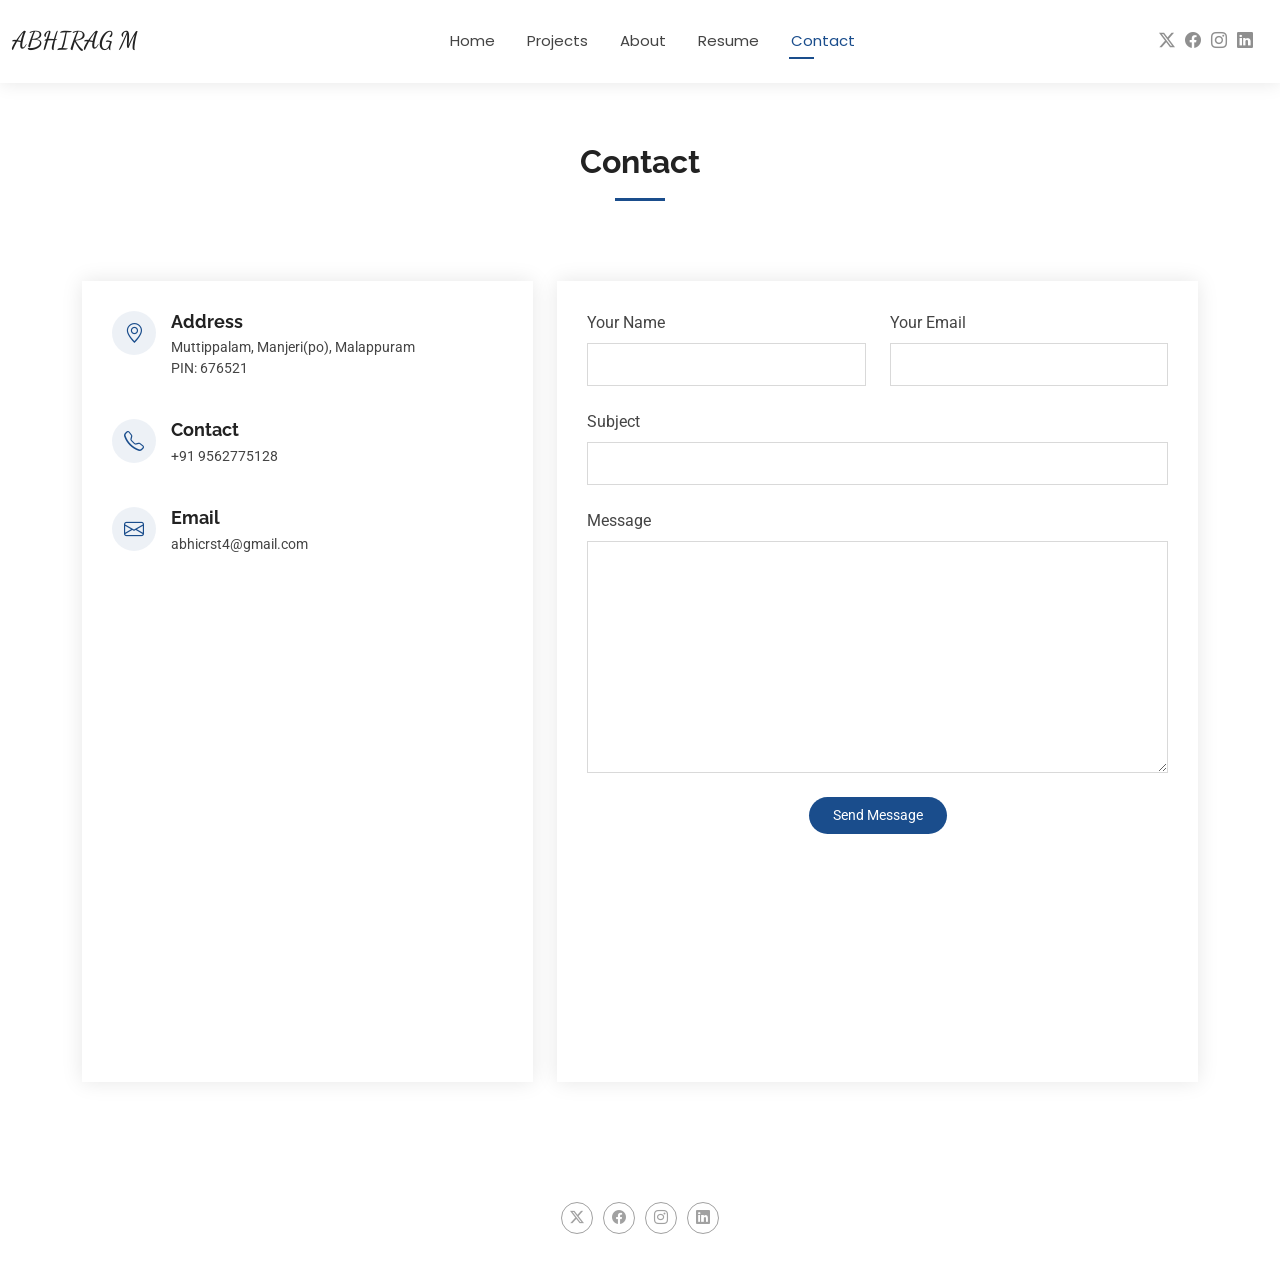
<file: contact.html>
<!DOCTYPE html>
<html lang="en">

<head>
  <meta charset="utf-8">
  <meta content="width=device-width, initial-scale=1.0" name="viewport">
  <title>portfolio-abhii</title>
  <meta name="description" content="">
  <meta name="keywords" content="">

  <!-- Favicons -->
  <link href="assets/img/favicon.png" rel="icon">
  <link href="assets/img/apple-touch-icon.png" rel="apple-touch-icon">

  <!-- Fonts -->
  <link href="https://fonts.googleapis.com" rel="preconnect">
  <link href="https://fonts.gstatic.com" rel="preconnect" crossorigin>
  <link href="https://fonts.googleapis.com/css2?family=Dancing+Script:wght@600&display=swap" rel="stylesheet">
  <link
    href="https://fonts.googleapis.com/css2?family=Roboto:ital,wght@0,100;0,300;0,400;0,500;0,700;0,900;1,100;1,300;1,400;1,500;1,700;1,900&family=Poppins:ital,wght@0,100;0,200;0,300;0,400;0,500;0,600;0,700;0,800;0,900;1,100;1,200;1,300;1,400;1,500;1,600;1,700;1,800;1,900&family=Raleway:ital,wght@0,100;0,200;0,300;0,400;0,500;0,600;0,700;0,800;0,900;1,100;1,200;1,300;1,400;1,500;1,600;1,700;1,800;1,900&display=swap"
    rel="stylesheet">

  <!-- Vendor CSS Files -->
  <link href="assets/vendor/bootstrap/css/bootstrap.min.css" rel="stylesheet">
  <link href="assets/vendor/bootstrap-icons/bootstrap-icons.css" rel="stylesheet">
  <link href="assets/vendor/aos/aos.css" rel="stylesheet">
  <link href="assets/vendor/swiper/swiper-bundle.min.css" rel="stylesheet">
  <link href="assets/vendor/glightbox/css/glightbox.min.css" rel="stylesheet">

  <!-- Main CSS File -->
  <link href="assets/css/main.css" rel="stylesheet">

</head>

<body class="contact-page">

  <header id="header" class="header d-flex align-items-center light-background sticky-top">
    <div class="container-fluid position-relative d-flex align-items-center justify-content-between">

      <a href="index.html" class="logo d-flex align-items-center me-auto me-xl-0"
        style="text-decoration: none; color: #000;">
        <h1 class="sitename"
          style="font-family: 'Dancing Script', cursive; font-weight: 600; font-size: 24px; margin: 0;">Abhirag M</h1>
      </a>

      <nav id="navmenu" class="navmenu">
        <ul>
          <li><a href="index.html">Home</a></li>
          <li><a href="projects.html">Projects</a></li>
          <li><a href="about.html">About</a></li>
          <li><a href="resume.html">Resume</a></li>
          <li><a href="contact.html" class="active">Contact</a></li>
        </ul>
        <i class="mobile-nav-toggle d-xl-none bi bi-list"></i>
      </nav>

      <div class="header-social-links">
        <a href="#" class="twitter"><i class="bi bi-twitter-x"></i></a>
        <a href="#" class="facebook"><i class="bi bi-facebook"></i></a>
        <a href="#" class="instagram"><i class="bi bi-instagram"></i></a>
        <a href="#" class="linkedin"><i class="bi bi-linkedin"></i></a>
      </div>

    </div>
  </header>

  <main class="main">

    <!-- Contact Section -->
    <section id="contact" class="contact section">

      <!-- Section Title -->
      <div class="container section-title" data-aos="fade-up">
        <h2>Contact</h2>
      </div><!-- End Section Title -->

      <div class="container" data-aos="fade-up" data-aos-delay="100">

        <div class="row gy-4">

          <div class="col-lg-5">

            <div class="info-wrap">
              <div class="info-item d-flex" data-aos="fade-up" data-aos-delay="200">
                <i class="bi bi-geo-alt flex-shrink-0"></i>
                <div>
                  <h3>Address</h3>
                  <p>Muttippalam, Manjeri(po), Malappuram <br>
                    PIN: 676521</p>
                </div>
              </div><!-- End Info Item -->

              <div class="info-item d-flex" data-aos="fade-up" data-aos-delay="300">
                <i class="bi bi-telephone flex-shrink-0"></i>
                <div>
                  <h3>Contact</h3>
                  <p>+91 9562775128</p>
                </div>
              </div><!-- End Info Item -->

              <div class="info-item d-flex" data-aos="fade-up" data-aos-delay="400">
                <i class="bi bi-envelope flex-shrink-0"></i>
                <div>
                  <h3>Email</h3>
                  <p>abhicrst4@gmail.com</p>
                </div>
              </div><!-- End Info Item -->

              <iframe
                src="https://www.google.com/maps/embed?pb=!1m18!1m12!1m3!1d7830.366054814764!2d76.11264108586504!3d11.099733034461638!2m3!1f0!2f0!3f0!3m2!1i1024!2i768!4f13.1!3m3!1m2!1s0x3ba635dafc1e9ad1%3A0x6a7822fe5f5eecd5!2sMuttipalam%20Upper%2C%20Manjeri%2C%20Kerala!5e0!3m2!1sen!2sin!4v1741160449019!5m2!1sen!2sin"
                width="600" height="450" style="border:0;" allowfullscreen="" loading="lazy"
                referrerpolicy="no-referrer-when-downgrade" frameborder="0"
                style="border:0; width: 100%; height: 270px;" allowfullscreen="" loading="lazy"
                referrerpolicy="no-referrer-when-downgrade"></iframe>
            </div>
          </div>

          <div class="col-lg-7">
            <form action="forms/contact.php" method="post" class="php-email-form" data-aos="fade-up"
              data-aos-delay="200">
              <div class="row gy-4">

                <div class="col-md-6">
                  <label for="name-field" class="pb-2">Your Name</label>
                  <input type="text" name="name" id="name-field" class="form-control" required="">
                </div>

                <div class="col-md-6">
                  <label for="email-field" class="pb-2">Your Email</label>
                  <input type="email" class="form-control" name="email" id="email-field" required="">
                </div>

                <div class="col-md-12">
                  <label for="subject-field" class="pb-2">Subject</label>
                  <input type="text" class="form-control" name="subject" id="subject-field" required="">
                </div>

                <div class="col-md-12">
                  <label for="message-field" class="pb-2">Message</label>
                  <textarea class="form-control" name="message" rows="10" id="message-field" required=""></textarea>
                </div>

                <div class="col-md-12 text-center">
                  <div class="loading">Loading</div>
                  <div class="error-message"></div>
                  <div class="sent-message">Your message has been sent. Thank you!</div>

                  <button type="submit">Send Message</button>
                </div>

              </div>
            </form>
          </div><!-- End Contact Form -->

        </div>

      </div>

    </section><!-- /Contact Section -->

  </main>
  <footer id="footer" class="footer light-background">

    <div class="container">
      <div class="social-links d-flex justify-content-center">
        <a href=""><i class="bi bi-twitter-x"></i></a>
        <a href=""><i class="bi bi-facebook"></i></a>
        <a href=""><i class="bi bi-instagram"></i></a>
        <a href=""><i class="bi bi-linkedin"></i></a>
      </div>
    </div>
  </footer>

  <!-- Scroll Top -->
  <a href="#" id="scroll-top" class="scroll-top d-flex align-items-center justify-content-center"><i
      class="bi bi-arrow-up-short"></i></a>

  <!-- Preloader -->
  <div id="preloader"></div>

  <!-- Vendor JS Files -->
  <script src="assets/vendor/bootstrap/js/bootstrap.bundle.min.js"></script>
  <script src="assets/vendor/php-email-form/validate.js"></script>
  <script src="assets/vendor/aos/aos.js"></script>
  <script src="assets/vendor/waypoints/noframework.waypoints.js"></script>
  <script src="assets/vendor/purecounter/purecounter_vanilla.js"></script>
  <script src="assets/vendor/swiper/swiper-bundle.min.js"></script>
  <script src="assets/vendor/glightbox/js/glightbox.min.js"></script>
  <script src="assets/vendor/imagesloaded/imagesloaded.pkgd.min.js"></script>
  <script src="assets/vendor/isotope-layout/isotope.pkgd.min.js"></script>

  <!-- Main JS File -->
  <script src="assets/js/main.js"></script>

</body>

</html>
</file>
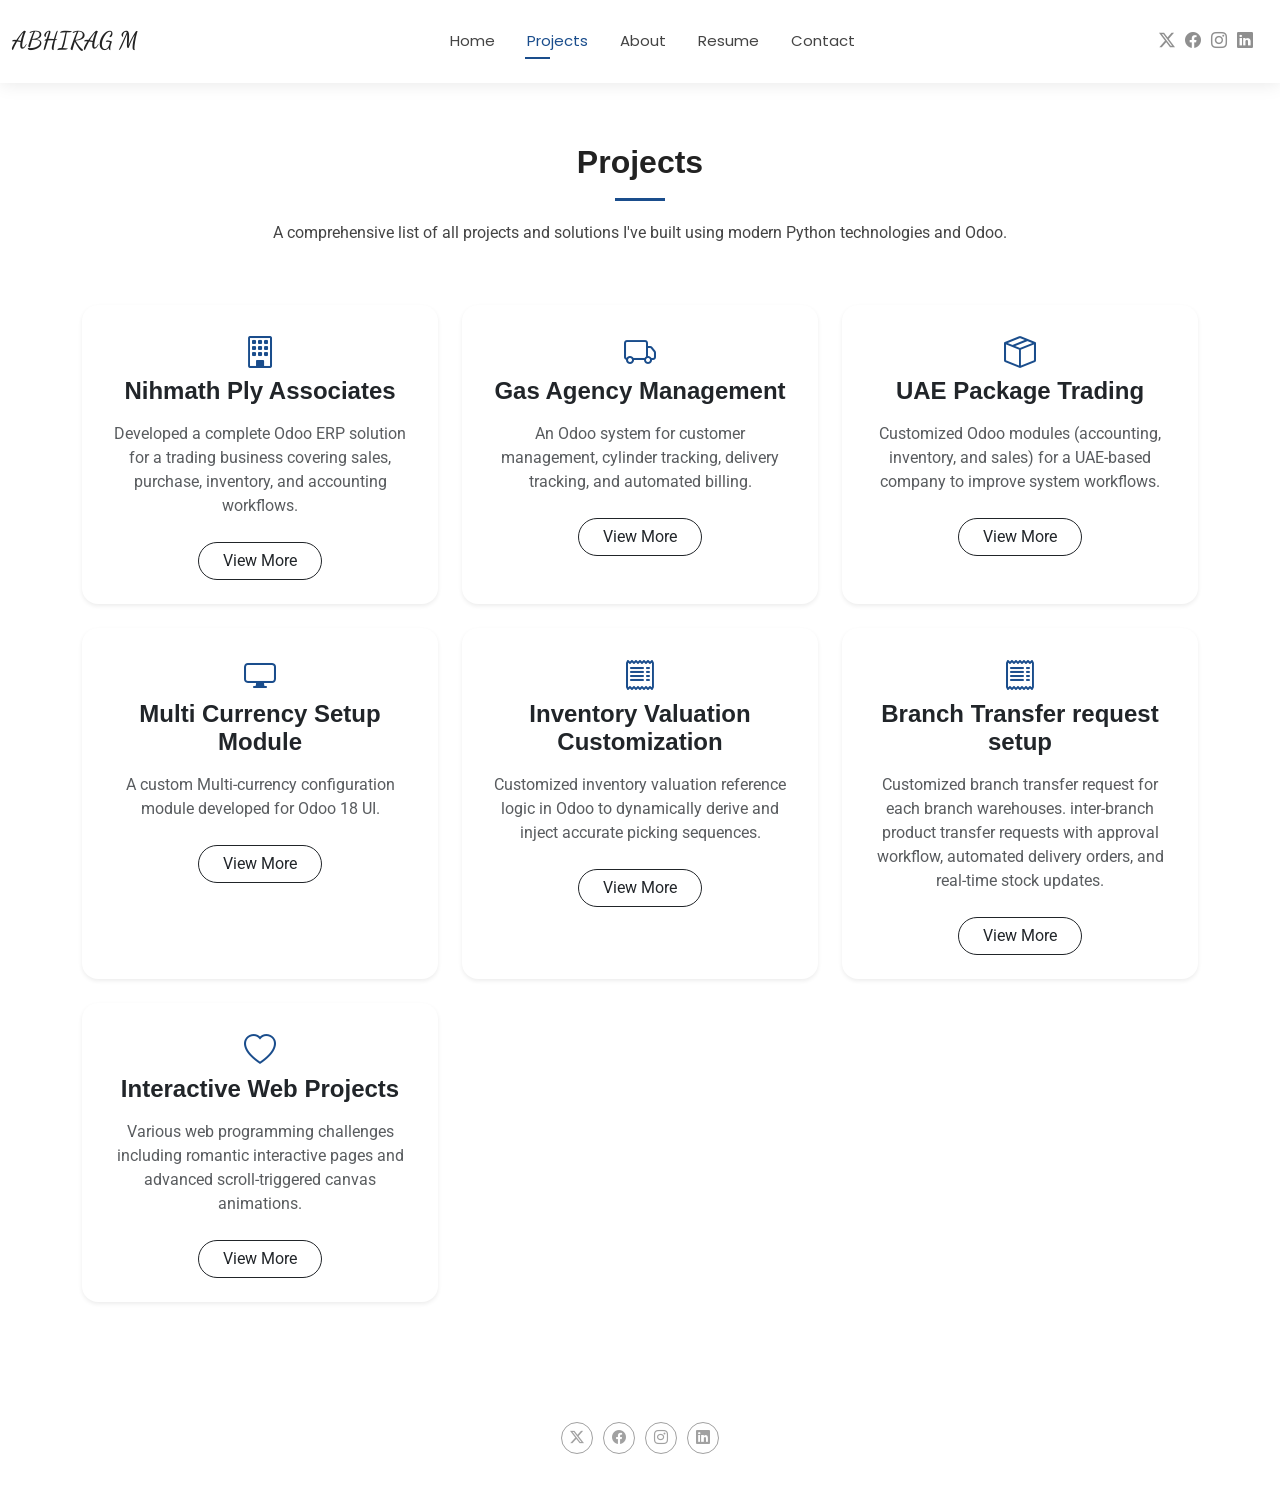
<file: projects.html>
<!DOCTYPE html>
<html lang="en">

<head>
    <meta charset="utf-8">
    <meta content="width=device-width, initial-scale=1.0" name="viewport">
    <title>Projects - Abhirag M</title>
    <meta name="description" content="">
    <meta name="keywords" content="">

    <!-- Favicons -->
    <link href="assets/img/favicon.png" rel="icon">
    <link href="assets/img/apple-touch-icon.png" rel="apple-touch-icon">

    <!-- Fonts -->
    <link href="https://fonts.googleapis.com" rel="preconnect">
    <link href="https://fonts.gstatic.com" rel="preconnect" crossorigin>
    <link href="https://fonts.googleapis.com/css2?family=Dancing+Script:wght@600&display=swap" rel="stylesheet">
    <link
        href="https://fonts.googleapis.com/css2?family=Roboto:ital,wght@0,100;0,300;0,400;0,500;0,700;0,900;1,100;1,300;1,400;1,500;1,700;1,900&family=Poppins:ital,wght@0,100;0,200;0,300;0,400;0,500;0,600;0,700;0,800;0,900;1,100;1,200;1,300;1,400;1,500;1,600;1,700;1,800;1,900&display=swap"
        rel="stylesheet">

    <!-- Vendor CSS Files -->
    <link href="assets/vendor/bootstrap/css/bootstrap.min.css" rel="stylesheet">
    <link href="assets/vendor/bootstrap-icons/bootstrap-icons.css" rel="stylesheet">
    <link href="assets/vendor/aos/aos.css" rel="stylesheet">
    <link href="assets/vendor/swiper/swiper-bundle.min.css" rel="stylesheet">
    <link href="assets/vendor/glightbox/css/glightbox.min.css" rel="stylesheet">

    <!-- Main CSS File -->
    <link href="assets/css/main.css" rel="stylesheet">

</head>

<body class="projects-page">

    <header id="header" class="header d-flex align-items-center light-background sticky-top">
        <div class="container-fluid position-relative d-flex align-items-center justify-content-between">

            <a href="index.html" class="logo d-flex align-items-center me-auto me-xl-0"
                style="text-decoration: none; color: #000;">
                <h1 class="sitename"
                    style="font-family: 'Dancing Script', cursive; font-weight: 600; font-size: 24px; margin: 0;">
                    Abhirag
                    M</h1>
            </a>

            <nav id="navmenu" class="navmenu">
                <ul>
                    <li><a href="index.html">Home</a></li>
                    <li><a href="projects.html" class="active">Projects</a></li>
                    <li><a href="about.html">About</a></li>
                    <li><a href="resume.html">Resume</a></li>
                    <li><a href="contact.html">Contact</a></li>
                </ul>
                <i class="mobile-nav-toggle d-xl-none bi bi-list"></i>
            </nav>

            <div class="header-social-links">
                <a href="#" class="twitter"><i class="bi bi-twitter-x"></i></a>
                <a href="#" class="facebook"><i class="bi bi-facebook"></i></a>
                <a href="#" class="instagram"><i class="bi bi-instagram"></i></a>
                <a href="#" class="linkedin"><i class="bi bi-linkedin"></i></a>
            </div>

        </div>
    </header>

    <main class="main">

        <!-- Projects Section -->
        <section id="projects" class="projects section">
            <div class="container section-title" data-aos="fade-up">
                <h2>Projects</h2>
                <p>A comprehensive list of all projects and solutions I've built using modern Python technologies and
                    Odoo.</p>
            </div>

            <div class="container" data-aos="fade-up" data-aos-delay="100">
                <div class="row gy-4">
                    <!-- Project Item 1 -->
                    <div class="col-lg-4 col-md-6" data-aos="fade-up" data-aos-delay="200">
                        <div class="card shadow-sm border-0 h-100 rounded-4">
                            <div class="card-body p-4 text-center">
                                <i class="bi bi-building text-accent mb-3" style="font-size: 2rem;"></i>
                                <h4 class="card-title fw-bold mb-3">Nihmath Ply Associates</h4>
                                <p class="card-text text-muted mb-4">Developed a complete Odoo ERP solution for a
                                    trading business covering sales, purchase, inventory, and accounting workflows.</p>
                                <a href="#" class="btn btn-outline-dark rounded-pill px-4">View More</a>
                            </div>
                        </div>
                    </div>
                    <!-- End Project Item 1 -->

                    <!-- Project Item 2 -->
                    <div class="col-lg-4 col-md-6" data-aos="fade-up" data-aos-delay="300">
                        <div class="card shadow-sm border-0 h-100 rounded-4">
                            <div class="card-body p-4 text-center">
                                <i class="bi bi-truck text-accent mb-3" style="font-size: 2rem;"></i>
                                <h4 class="card-title fw-bold mb-3">Gas Agency Management</h4>
                                <p class="card-text text-muted mb-4">An Odoo system for customer management, cylinder
                                    tracking, delivery tracking, and automated billing.</p>
                                <a href="#" class="btn btn-outline-dark rounded-pill px-4">View More</a>
                            </div>
                        </div>
                    </div>
                    <!-- End Project Item 2 -->

                    <!-- Project Item 3 -->
                    <div class="col-lg-4 col-md-6" data-aos="fade-up" data-aos-delay="400">
                        <div class="card shadow-sm border-0 h-100 rounded-4">
                            <div class="card-body p-4 text-center">
                                <i class="bi bi-box-seam text-accent mb-3" style="font-size: 2rem;"></i>
                                <h4 class="card-title fw-bold mb-3">UAE Package Trading</h4>
                                <p class="card-text text-muted mb-4">Customized Odoo modules (accounting, inventory, and
                                    sales) for a UAE-based company to improve system workflows.</p>
                                <a href="#" class="btn btn-outline-dark rounded-pill px-4">View More</a>
                            </div>
                        </div>
                    </div>
                    <!-- End Project Item 3 -->

                    <!-- Project Item 4 -->
                    <div class="col-lg-4 col-md-6" data-aos="fade-up" data-aos-delay="500">
                        <div class="card shadow-sm border-0 h-100 rounded-4">
                            <div class="card-body p-4 text-center">
                                <i class="bi bi-display text-accent mb-3" style="font-size: 2rem;"></i>
                                <h4 class="card-title fw-bold mb-3">Multi Currency Setup Module</h4>
                                <p class="card-text text-muted mb-4">A custom Multi-currency configuration module
                                    developed for Odoo 18 UI.</p>
                                <a href="https://github.com/abhirag-m/auto_currency_rate"
                                    class="btn btn-outline-dark rounded-pill px-4">View More</a>
                            </div>
                        </div>
                    </div>
                    <!-- End Project Item 4 -->

                    <!-- Project Item 5 -->
                    <div class="col-lg-4 col-md-6" data-aos="fade-up" data-aos-delay="600">
                        <div class="card shadow-sm border-0 h-100 rounded-4">
                            <div class="card-body p-4 text-center">
                                <i class="bi bi-receipt text-accent mb-3" style="font-size: 2rem;"></i>
                                <h4 class="card-title fw-bold mb-3">Inventory Valuation Customization</h4>
                                <p class="card-text text-muted mb-4">Customized inventory valuation reference logic in
                                    Odoo to dynamically derive and inject accurate picking sequences.</p>
                                <a href="https://github.com/abhirag-m/stock-transfer-valuation"
                                    class="btn btn-outline-dark rounded-pill px-4">View More</a>
                            </div>
                        </div>
                    </div>
                    <!-- End Project Item 5 -->

                    <!-- Project Item 6 -->
                    <div class="col-lg-4 col-md-6" data-aos="fade-up" data-aos-delay="600">
                        <div class="card shadow-sm border-0 h-100 rounded-4">
                            <div class="card-body p-4 text-center">
                                <i class="bi bi-receipt text-accent mb-3" style="font-size: 2rem;"></i>
                                <h4 class="card-title fw-bold mb-3">Branch Transfer request setup</h4>
                                <p class="card-text text-muted mb-4">Customized branch transfer request for each branch
                                    warehouses. inter-branch product transfer requests with approval workflow, automated
                                    delivery orders, and real-time stock updates.</p>
                                <a href="https://github.com/abhirag-m/branch-transfer-request"
                                    class="btn btn-outline-dark rounded-pill px-4">View More</a>
                            </div>
                        </div>
                    </div>
                    <!-- End Project Item 6 -->

                    <!-- Project Item 7 -->
                    <div class="col-lg-4 col-md-6" data-aos="fade-up" data-aos-delay="700">
                        <div class="card shadow-sm border-0 h-100 rounded-4">
                            <div class="card-body p-4 text-center">
                                <i class="bi bi-heart text-accent mb-3" style="font-size: 2rem;"></i>
                                <h4 class="card-title fw-bold mb-3">Interactive Web Projects</h4>
                                <p class="card-text text-muted mb-4">Various web programming challenges including
                                    romantic interactive pages and advanced scroll-triggered canvas animations.</p>
                                <a href="#" class="btn btn-outline-dark rounded-pill px-4">View More</a>
                            </div>
                        </div>
                    </div>
                    <!-- End Project Item 7 -->
                </div>
            </div>
        </section>

    </main>

    <footer id="footer" class="footer light-background">
        <div class="container">
            <div class="social-links d-flex justify-content-center">
                <a href="#" class="twitter"><i class="bi bi-twitter-x"></i></a>
                <a href="#" class="facebook"><i class="bi bi-facebook"></i></a>
                <a href="#" class="instagram"><i class="bi bi-instagram"></i></a>
                <a href="#" class="linkedin"><i class="bi bi-linkedin"></i></a>
            </div>
        </div>
    </footer>

    <!-- Scroll Top -->
    <a href="#" id="scroll-top" class="scroll-top d-flex align-items-center justify-content-center"><i
            class="bi bi-arrow-up-short"></i></a>

    <!-- Preloader -->
    <div id="preloader"></div>

    <!-- Vendor JS Files -->
    <script src="assets/vendor/bootstrap/js/bootstrap.bundle.min.js"></script>
    <script src="assets/vendor/php-email-form/validate.js"></script>
    <script src="assets/vendor/aos/aos.js"></script>
    <script src="assets/vendor/waypoints/noframework.waypoints.js"></script>
    <script src="assets/vendor/purecounter/purecounter_vanilla.js"></script>
    <script src="assets/vendor/swiper/swiper-bundle.min.js"></script>
    <script src="assets/vendor/glightbox/js/glightbox.min.js"></script>
    <script src="assets/vendor/imagesloaded/imagesloaded.pkgd.min.js"></script>
    <script src="assets/vendor/isotope-layout/isotope.pkgd.min.js"></script>

    <!-- Main JS File -->
    <script src="assets/js/main.js"></script>

</body>

</html>
</file>
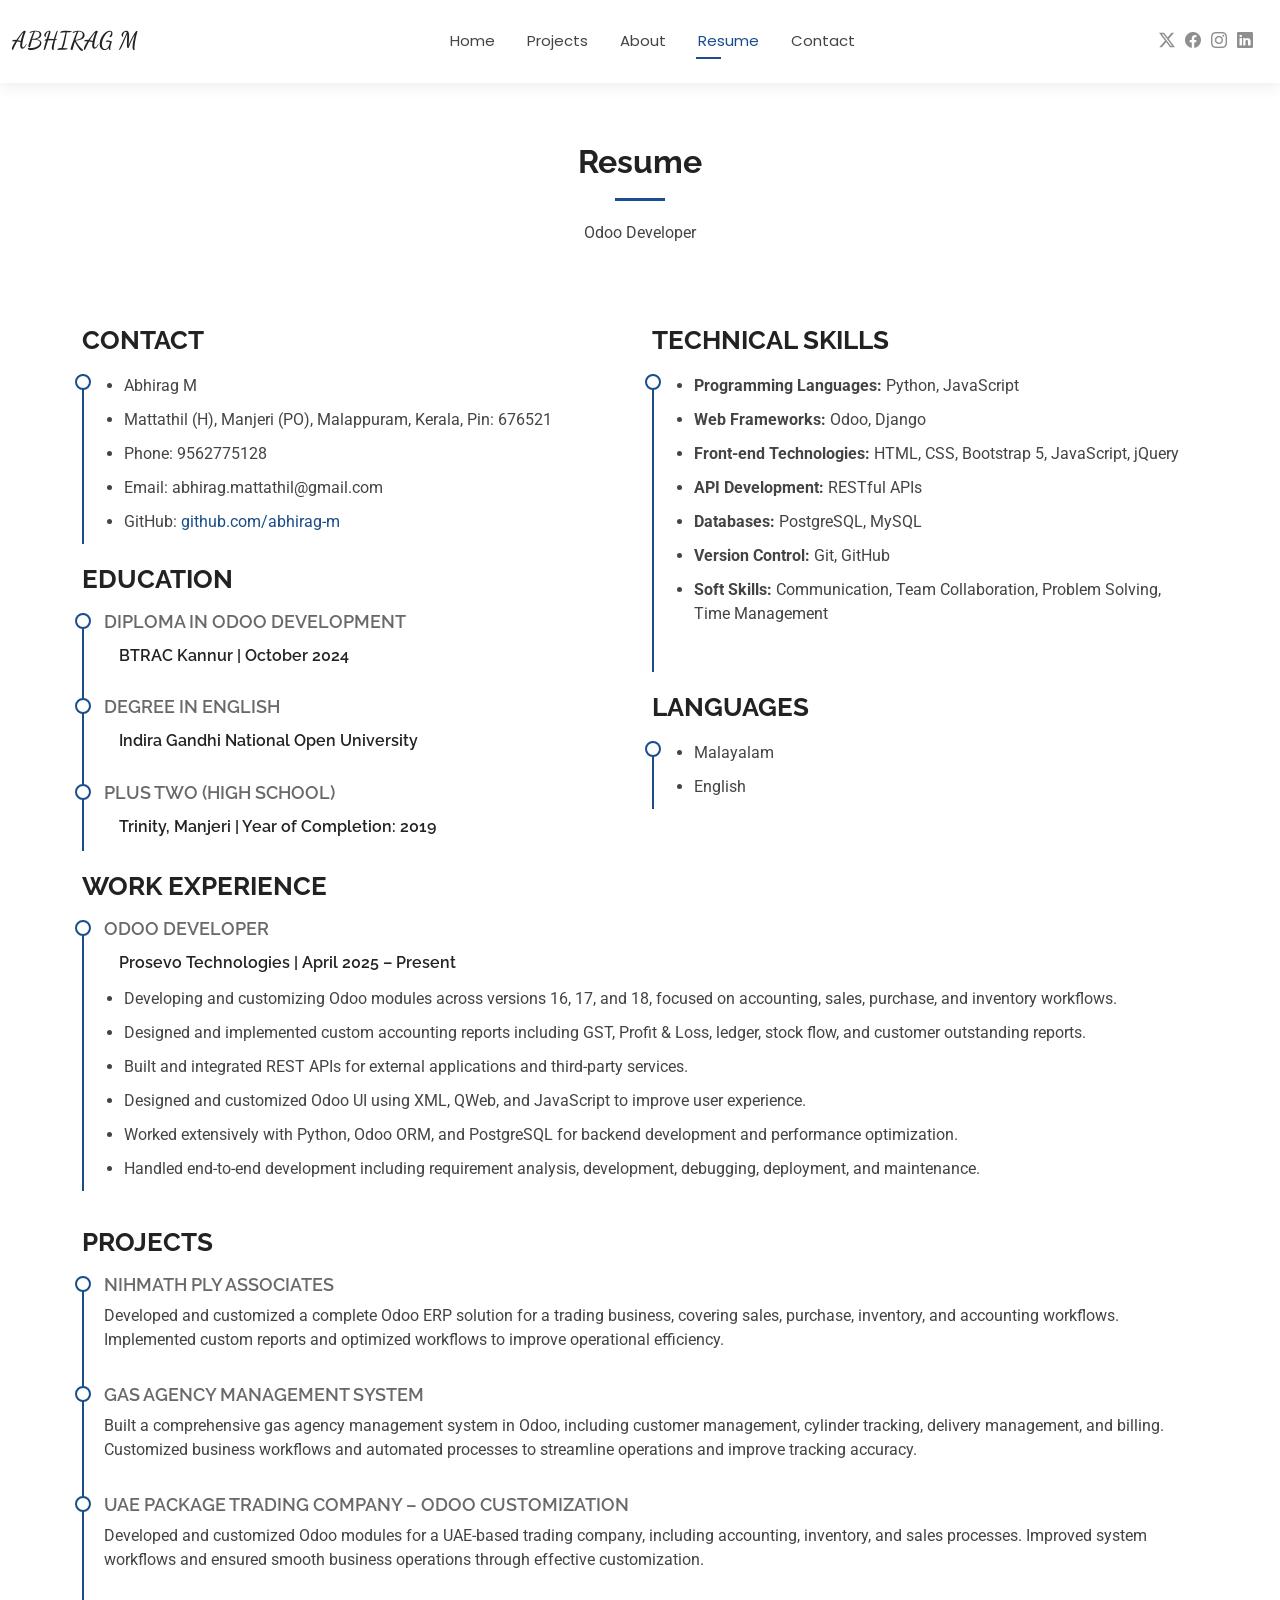
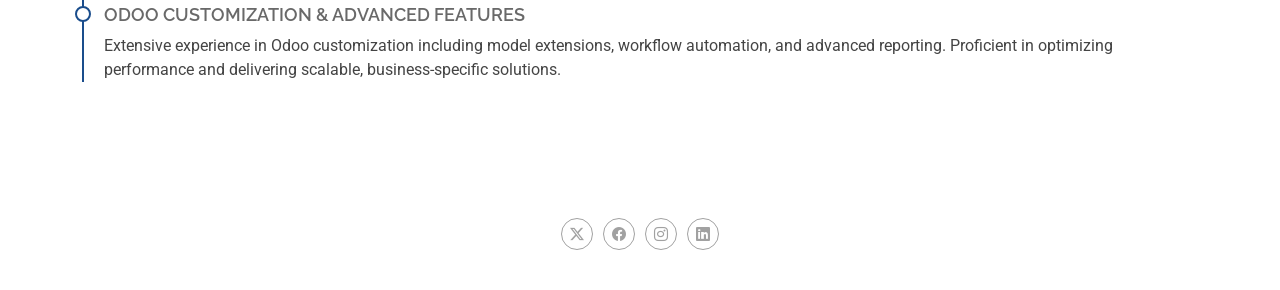
<file: resume.html>
<!DOCTYPE html>
<html lang="en">

<head>
  <meta charset="utf-8">
  <meta content="width=device-width, initial-scale=1.0" name="viewport">
  <title>Portfolio-abhii</title>
  <meta name="description" content="">
  <meta name="keywords" content="">

  <!-- Favicons -->
  <link href="assets/img/favicon.png" rel="icon">
  <link href="assets/img/apple-touch-icon.png" rel="apple-touch-icon">

  <!-- Fonts -->
  <link href="https://fonts.googleapis.com" rel="preconnect">
  <link href="https://fonts.gstatic.com" rel="preconnect" crossorigin>
  <link href="https://fonts.googleapis.com/css2?family=Dancing+Script:wght@600&display=swap" rel="stylesheet">
  <link
    href="https://fonts.googleapis.com/css2?family=Roboto:ital,wght@0,100;0,300;0,400;0,500;0,700;0,900;1,100;1,300;1,400;1,500;1,700;1,900&family=Poppins:ital,wght@0,100;0,200;0,300;0,400;0,500;0,600;0,700;0,800;0,900;1,100;1,200;1,300;1,400;1,500;1,600;1,700;1,800;1,900&family=Raleway:ital,wght@0,100;0,200;0,300;0,400;0,500;0,600;0,700;0,800;0,900;1,100;1,200;1,300;1,400;1,500;1,600;1,700;1,800;1,900&display=swap"
    rel="stylesheet">

  <!-- Vendor CSS Files -->
  <link href="assets/vendor/bootstrap/css/bootstrap.min.css" rel="stylesheet">
  <link href="assets/vendor/bootstrap-icons/bootstrap-icons.css" rel="stylesheet">
  <link href="assets/vendor/aos/aos.css" rel="stylesheet">
  <link href="assets/vendor/swiper/swiper-bundle.min.css" rel="stylesheet">
  <link href="assets/vendor/glightbox/css/glightbox.min.css" rel="stylesheet">

  <!-- Main CSS File -->
  <link href="assets/css/main.css" rel="stylesheet">

</head>

<body class="resume-page">

  <header id="header" class="header d-flex align-items-center light-background sticky-top">
    <div class="container-fluid position-relative d-flex align-items-center justify-content-between">

      <a href="index.html" class="logo d-flex align-items-center me-auto me-xl-0"
        style="text-decoration: none; color: #000;">
        <h1 class="sitename"
          style="font-family: 'Dancing Script', cursive; font-weight: 600; font-size: 24px; margin: 0;">Abhirag M</h1>
      </a>

      <nav id="navmenu" class="navmenu">
        <ul>
          <li><a href="index.html">Home</a></li>
          <li><a href="projects.html">Projects</a></li>
          <li><a href="about.html">About</a></li>
          <li><a href="resume.html" class="active">Resume</a></li>
          <li><a href="contact.html">Contact</a></li>
        </ul>
        <i class="mobile-nav-toggle d-xl-none bi bi-list"></i>
      </nav>

      <div class="header-social-links">
        <a href="#" class="twitter"><i class="bi bi-twitter-x"></i></a>
        <a href="#" class="facebook"><i class="bi bi-facebook"></i></a>
        <a href="#" class="instagram"><i class="bi bi-instagram"></i></a>
        <a href="#" class="linkedin"><i class="bi bi-linkedin"></i></a>
      </div>

    </div>
  </header>

  <main class="main">

    <section id="resume" class="resume section">
      <!-- Section Title -->
      <div class="container section-title" data-aos="fade-up">
        <h2>Resume</h2>
        <p>Odoo Developer</p>
      </div><!-- End Section Title -->

      <div class="container">
        <div class="row">
          <div class="col-lg-6" data-aos="fade-up" data-aos-delay="100">
            <h3 class="resume-title">CONTACT</h3>
            <div class="resume-item pb-0">
              <ul>
                <li>Abhirag M</li>
                <li>Mattathil (H), Manjeri (PO), Malappuram, Kerala, Pin: 676521</li>
                <li>Phone: 9562775128</li>
                <li>Email: abhirag.mattathil@gmail.com</li>
                <li>GitHub: <a href="https://github.com/abhirag-m/">github.com/abhirag-m</a></li>
              </ul>
            </div><!-- End Resume Item -->

            <h3 class="resume-title">EDUCATION</h3>
            <div class="resume-item">
              <h4>Diploma in Odoo Development</h4>
              <h5>BTRAC Kannur | October 2024</h5>
            </div>
            <div class="resume-item">
              <h4>Degree in English</h4>
              <h5>Indira Gandhi National Open University</h5>
            </div>
            <div class="resume-item">
              <h4>Plus Two (High School)</h4>
              <h5>Trinity, Manjeri | Year of Completion: 2019</h5>
            </div>
          </div>

          <div class="col-lg-6" data-aos="fade-up" data-aos-delay="200">
            <h3 class="resume-title">TECHNICAL SKILLS</h3>
            <div class="resume-item">
              <ul>
                <li><strong>Programming Languages:</strong> Python, JavaScript</li>
                <li><strong>Web Frameworks:</strong> Odoo, Django</li>
                <li><strong>Front-end Technologies:</strong> HTML, CSS, Bootstrap 5, JavaScript, jQuery</li>
                <li><strong>API Development:</strong> RESTful APIs</li>
                <li><strong>Databases:</strong> PostgreSQL, MySQL</li>
                <li><strong>Version Control:</strong> Git, GitHub</li>
                <li><strong>Soft Skills:</strong> Communication, Team Collaboration, Problem Solving, Time Management
                </li>
              </ul>
            </div>

            <h3 class="resume-title">LANGUAGES</h3>
            <div class="resume-item">
              <ul>
                <li>Malayalam</li>
                <li>English</li>
              </ul>
            </div>
          </div>
        </div>

        <div class="row">
          <div class="col-lg-12" data-aos="fade-up" data-aos-delay="300">
            <h3 class="resume-title">WORK EXPERIENCE</h3>
            <div class="resume-item">
              <h4>Odoo Developer</h4>
              <h5>Prosevo Technologies | April 2025 – Present</h5>
              <ul>
                <li>Developing and customizing Odoo modules across versions 16, 17, and 18, focused on accounting,
                  sales, purchase, and inventory workflows.</li>
                <li>Designed and implemented custom accounting reports including GST, Profit & Loss, ledger, stock flow,
                  and customer outstanding reports.</li>
                <li>Built and integrated REST APIs for external applications and third-party services.</li>
                <li>Designed and customized Odoo UI using XML, QWeb, and JavaScript to improve user experience.</li>
                <li>Worked extensively with Python, Odoo ORM, and PostgreSQL for backend development and performance
                  optimization.</li>
                <li>Handled end-to-end development including requirement analysis, development, debugging, deployment,
                  and maintenance.</li>
              </ul>
            </div>
          </div>
        </div>

        <div class="row">
          <div class="col-lg-12" data-aos="fade-up" data-aos-delay="400">
            <h3 class="resume-title">PROJECTS</h3>
            <div class="resume-item">
              <h4>Nihmath Ply Associates</h4>
              <p>Developed and customized a complete Odoo ERP solution for a trading business, covering sales, purchase,
                inventory, and accounting workflows. Implemented custom reports and optimized workflows to improve
                operational efficiency.</p>
            </div>

            <div class="resume-item">
              <h4>Gas Agency Management System</h4>
              <p>Built a comprehensive gas agency management system in Odoo, including customer management, cylinder
                tracking, delivery management, and billing. Customized business workflows and automated processes to
                streamline operations and improve tracking accuracy.</p>
            </div>

            <div class="resume-item">
              <h4>UAE Package Trading Company – Odoo Customization</h4>
              <p>Developed and customized Odoo modules for a UAE-based trading company, including accounting, inventory,
                and sales processes. Improved system workflows and ensured smooth business operations through effective
                customization.</p>
            </div>

            <div class="resume-item">
              <h4>Odoo Customization & Advanced Features</h4>
              <p>Extensive experience in Odoo customization including model extensions, workflow automation, and
                advanced reporting. Proficient in optimizing performance and delivering scalable, business-specific
                solutions.</p>
            </div>
          </div>
        </div>
      </div>
    </section><!-- /Resume Section -->


  </main>

  <footer id="footer" class="footer light-background">

    <div class="container">
      <div class="social-links d-flex justify-content-center">
        <a href="#" class="twitter"><i class="bi bi-twitter-x"></i></a>
        <a href="#" class="facebook"><i class="bi bi-facebook"></i></a>
        <a href="#" class="instagram"><i class="bi bi-instagram"></i></a>
        <a href="#" class="linkedin"><i class="bi bi-linkedin"></i></a>
      </div>
    </div>

  </footer>

  <!-- Scroll Top -->
  <a href="#" id="scroll-top" class="scroll-top d-flex align-items-center justify-content-center"><i
      class="bi bi-arrow-up-short"></i></a>

  <!-- Preloader -->
  <div id="preloader"></div>

  <!-- Vendor JS Files -->
  <script src="assets/vendor/bootstrap/js/bootstrap.bundle.min.js"></script>
  <script src="assets/vendor/php-email-form/validate.js"></script>
  <script src="assets/vendor/aos/aos.js"></script>
  <script src="assets/vendor/waypoints/noframework.waypoints.js"></script>
  <script src="assets/vendor/purecounter/purecounter_vanilla.js"></script>
  <script src="assets/vendor/swiper/swiper-bundle.min.js"></script>
  <script src="assets/vendor/glightbox/js/glightbox.min.js"></script>
  <script src="assets/vendor/imagesloaded/imagesloaded.pkgd.min.js"></script>
  <script src="assets/vendor/isotope-layout/isotope.pkgd.min.js"></script>

  <!-- Main JS File -->
  <script src="assets/js/main.js"></script>

</body>

</html>
</file>
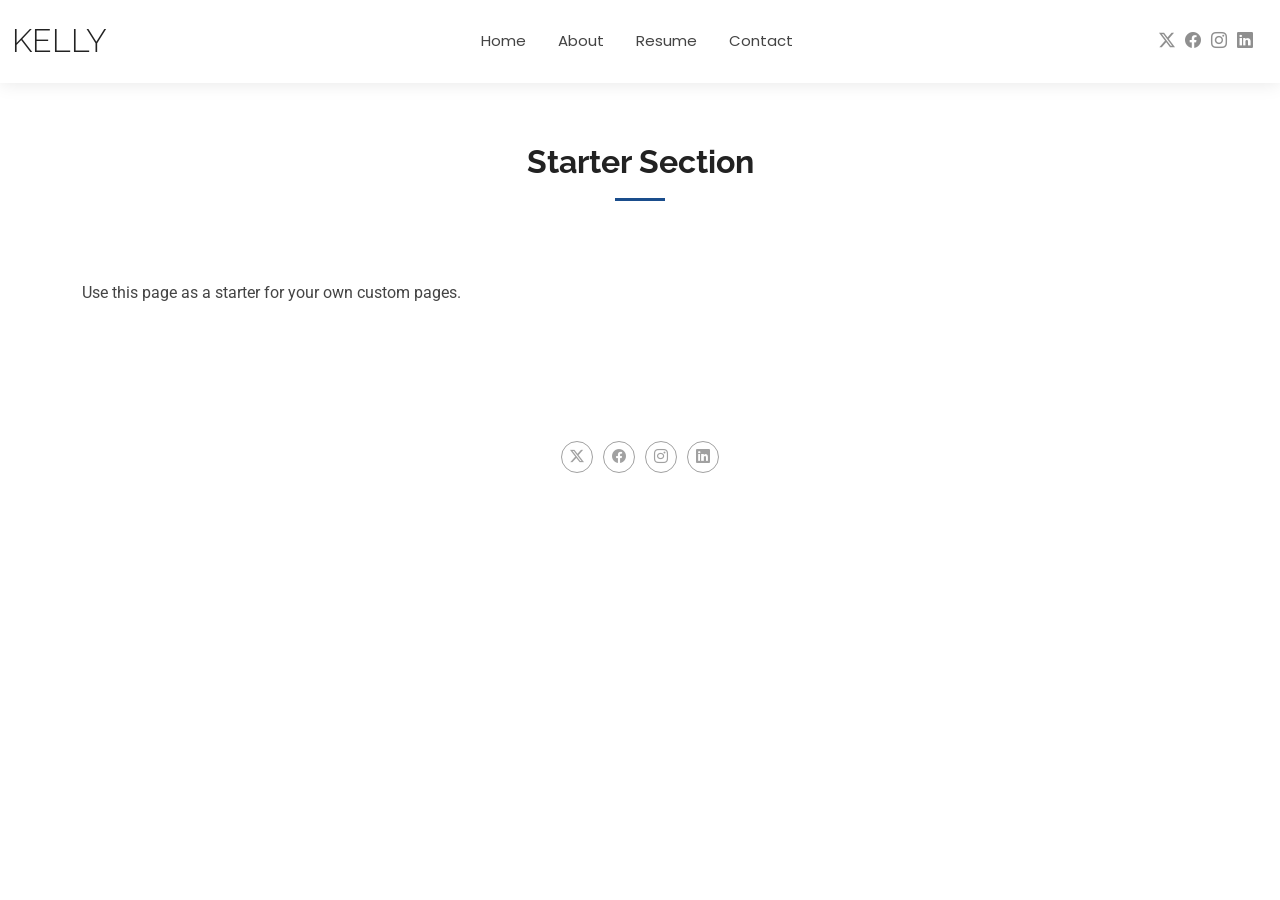
<file: starter-page.html>
<!DOCTYPE html>
<html lang="en">

<head>
  <meta charset="utf-8">
  <meta content="width=device-width, initial-scale=1.0" name="viewport">
  <title>portfolio-abhi</title>
  <meta name="description" content="">
  <meta name="keywords" content="">

  <!-- Favicons -->
  <link href="assets/img/favicon.png" rel="icon">
  <link href="assets/img/apple-touch-icon.png" rel="apple-touch-icon">

  <!-- Fonts -->
  <link href="https://fonts.googleapis.com" rel="preconnect">
  <link href="https://fonts.gstatic.com" rel="preconnect" crossorigin>
  <link href="https://fonts.googleapis.com/css2?family=Roboto:ital,wght@0,100;0,300;0,400;0,500;0,700;0,900;1,100;1,300;1,400;1,500;1,700;1,900&family=Poppins:ital,wght@0,100;0,200;0,300;0,400;0,500;0,600;0,700;0,800;0,900;1,100;1,200;1,300;1,400;1,500;1,600;1,700;1,800;1,900&family=Raleway:ital,wght@0,100;0,200;0,300;0,400;0,500;0,600;0,700;0,800;0,900;1,100;1,200;1,300;1,400;1,500;1,600;1,700;1,800;1,900&display=swap" rel="stylesheet">

  <!-- Vendor CSS Files -->
  <link href="assets/vendor/bootstrap/css/bootstrap.min.css" rel="stylesheet">
  <link href="assets/vendor/bootstrap-icons/bootstrap-icons.css" rel="stylesheet">
  <link href="assets/vendor/aos/aos.css" rel="stylesheet">
  <link href="assets/vendor/swiper/swiper-bundle.min.css" rel="stylesheet">
  <link href="assets/vendor/glightbox/css/glightbox.min.css" rel="stylesheet">

  <!-- Main CSS File -->
  <link href="assets/css/main.css" rel="stylesheet">

</head>

<body class="starter-page-page">

  <header id="header" class="header d-flex align-items-center light-background sticky-top">
    <div class="container-fluid position-relative d-flex align-items-center justify-content-between">

      <a href="index.html" class="logo d-flex align-items-center me-auto me-xl-0">
        <!-- Uncomment the line below if you also wish to use an image logo -->
        <!-- <img src="assets/img/logo.png" alt=""> -->
        <h1 class="sitename">Kelly</h1>
      </a>

      <nav id="navmenu" class="navmenu">
        <ul>
          <li><a href="index.html">Home</a></li>
          <li><a href="about.html">About</a></li>
          <li><a href="resume.html">Resume</a></li>
          <li><a href="contact.html">Contact</a></li>
        </ul>
        <i class="mobile-nav-toggle d-xl-none bi bi-list"></i>
      </nav>

      <div class="header-social-links">
        <a href="#" class="twitter"><i class="bi bi-twitter-x"></i></a>
        <a href="#" class="facebook"><i class="bi bi-facebook"></i></a>
        <a href="#" class="instagram"><i class="bi bi-instagram"></i></a>
        <a href="#" class="linkedin"><i class="bi bi-linkedin"></i></a>
      </div>

    </div>
  </header>

  <main class="main">

    <!-- Starter Section Section -->
    <section id="starter-section" class="starter-section section">

      <!-- Section Title -->
      <div class="container section-title" data-aos="fade-up">
        <h2>Starter Section</h2>
      </div><!-- End Section Title -->

      <div class="container" data-aos="fade-up">
        <p>Use this page as a starter for your own custom pages.</p>
      </div>

    </section><!-- /Starter Section Section -->

  </main>

  <footer id="footer" class="footer light-background">

    <div class="container">
      <div class="copyright text-center ">
      </div>
      <div class="social-links d-flex justify-content-center">
        <a href=""><i class="bi bi-twitter-x"></i></a>
        <a href=""><i class="bi bi-facebook"></i></a>
        <a href=""><i class="bi bi-instagram"></i></a>
        <a href=""><i class="bi bi-linkedin"></i></a>
      </div>
    </div>

  </footer>

  <!-- Scroll Top -->
  <a href="#" id="scroll-top" class="scroll-top d-flex align-items-center justify-content-center"><i class="bi bi-arrow-up-short"></i></a>

  <!-- Preloader -->
  <div id="preloader"></div>

  <!-- Vendor JS Files -->
  <script src="assets/vendor/bootstrap/js/bootstrap.bundle.min.js"></script>
  <script src="assets/vendor/php-email-form/validate.js"></script>
  <script src="assets/vendor/aos/aos.js"></script>
  <script src="assets/vendor/waypoints/noframework.waypoints.js"></script>
  <script src="assets/vendor/purecounter/purecounter_vanilla.js"></script>
  <script src="assets/vendor/swiper/swiper-bundle.min.js"></script>
  <script src="assets/vendor/glightbox/js/glightbox.min.js"></script>
  <script src="assets/vendor/imagesloaded/imagesloaded.pkgd.min.js"></script>
  <script src="assets/vendor/isotope-layout/isotope.pkgd.min.js"></script>

  <!-- Main JS File -->
  <script src="assets/js/main.js"></script>

</body>

</html>
</file>
<file: assets/css/main.css>
/**
* Template Name: Kelly
* Template URL: https://bootstrapmade.com/kelly-free-bootstrap-cv-resume-html-template/
* Updated: Aug 07 2024 with Bootstrap v5.3.3
* Author: BootstrapMade.com
* License: https://bootstrapmade.com/license/
*/

/*--------------------------------------------------------------
# Font & Color Variables
# Help: https://bootstrapmade.com/color-system/
--------------------------------------------------------------*/
/* Fonts */
:root {
  --default-font: "Roboto", system-ui, -apple-system, "Segoe UI", Roboto, "Helvetica Neue", Arial, "Noto Sans", "Liberation Sans", sans-serif, "Apple Color Emoji", "Segoe UI Emoji", "Segoe UI Symbol", "Noto Color Emoji";
  --heading-font: "Raleway", sans-serif;
  --nav-font: "Poppins", sans-serif;
}

/* Global Colors - The following color variables are used throughout the website. Updating them here will change the color scheme of the entire website */
:root {
  --background-color: #ffffff;
  /* Background color for the entire website, including individual sections */
  --default-color: #444444;
  /* Default color used for the majority of the text content across the entire website */
  --heading-color: #222222;
  /* Color for headings, subheadings and title throughout the website */
  --accent-color: #1a4d8c;
  /* Accent color: Professional Navy Blue */
  --surface-color: #ffffff;
  /* The surface color is used as a background of boxed elements within sections, such as cards, icon boxes, or other elements that require a visual separation from the global background. */
  --contrast-color: #ffffff;
  /* Contrast color for text, ensuring readability against backgrounds of accent, heading, or default colors. */
}

/* Nav Menu Colors - The following color variables are used specifically for the navigation menu. They are separate from the global colors to allow for more customization options */
:root {
  --nav-color: #444444;
  /* The default color of the main navmenu links */
  --nav-hover-color: #1a4d8c;
  /* Applied to main navmenu links when they are hovered over or active */
  --nav-mobile-background-color: #ffffff;
  /* Used as the background color for mobile navigation menu */
  --nav-dropdown-background-color: #ffffff;
  /* Used as the background color for dropdown items that appear when hovering over primary navigation items */
  --nav-dropdown-color: #444444;
  /* Used for navigation links of the dropdown items in the navigation menu. */
  --nav-dropdown-hover-color: #1a4d8c;
  /* Similar to --nav-hover-color, this color is applied to dropdown navigation links when they are hovered over. */
}

/* Color Presets - These classes override global colors when applied to any section or element, providing reuse of the sam color scheme. */

.light-background {
  --background-color: #ffffff;
  --surface-color: #ffffff;
}

.dark-background {
  --background-color: #060606;
  --default-color: #ffffff;
  --heading-color: #ffffff;
  --surface-color: #252525;
  --contrast-color: #ffffff;
}

/* Smooth scroll */
:root {
  scroll-behavior: smooth;
}

/*--------------------------------------------------------------
# General Styling & Shared Classes
--------------------------------------------------------------*/
body {
  color: var(--default-color);
  background-color: var(--background-color);
  font-family: var(--default-font);
}

a {
  color: var(--accent-color);
  text-decoration: none;
  transition: 0.3s;
}

a:hover {
  color: color-mix(in srgb, var(--accent-color), transparent 25%);
  text-decoration: none;
}

h1,
h2,
h3,
h4,
h5,
h6 {
  color: var(--heading-color);
  font-family: var(--heading-font);
}

/* PHP Email Form Messages
------------------------------*/
.php-email-form .error-message {
  display: none;
  background: #df1529;
  color: #ffffff;
  text-align: left;
  padding: 15px;
  margin-bottom: 24px;
  font-weight: 600;
}

.php-email-form .sent-message {
  display: none;
  color: #ffffff;
  background: #059652;
  text-align: center;
  padding: 15px;
  margin-bottom: 24px;
  font-weight: 600;
}

.php-email-form .loading {
  display: none;
  background: var(--surface-color);
  text-align: center;
  padding: 15px;
  margin-bottom: 24px;
}

.php-email-form .loading:before {
  content: "";
  display: inline-block;
  border-radius: 50%;
  width: 24px;
  height: 24px;
  margin: 0 10px -6px 0;
  border: 3px solid var(--accent-color);
  border-top-color: var(--surface-color);
  animation: php-email-form-loading 1s linear infinite;
}

@keyframes php-email-form-loading {
  0% {
    transform: rotate(0deg);
  }

  100% {
    transform: rotate(360deg);
  }
}

/*--------------------------------------------------------------
# Global Header
--------------------------------------------------------------*/
.header {
  color: var(--default-color);
  background-color: var(--background-color);
  padding: 15px 0;
  transition: all 0.5s;
  z-index: 997;
  box-shadow: 0px 0 18px rgba(0, 0, 0, 0.1);
}

.header .logo {
  line-height: 1;
}

.header .logo img {
  max-height: 36px;
  margin-right: 8px;
}

.header .logo h1 {
  font-size: 32px;
  margin: 0;
  font-weight: 300;
  text-transform: uppercase;
  color: var(--heading-color);
}

.header .header-social-links {
  padding-right: 15px;
}

.header .header-social-links a {
  color: color-mix(in srgb, var(--default-color), transparent 40%);
  padding-left: 6px;
  display: inline-block;
  transition: 0.3s;
  font-size: 16px;
}

.header .header-social-links a:hover {
  color: var(--accent-color);
}

.header .header-social-links a i {
  line-height: 0px;
}

@media (max-width: 1200px) {
  .header .logo {
    order: 1;
  }

  .header .header-social-links {
    order: 2;
  }

  .header .navmenu {
    order: 3;
  }
}

/*--------------------------------------------------------------
# Navigation Menu
--------------------------------------------------------------*/
/* Desktop Navigation */
@media (min-width: 1200px) {
  .navmenu {
    padding: 0;
  }

  .navmenu ul {
    margin: 0;
    padding: 0;
    display: flex;
    list-style: none;
    align-items: center;
  }

  .navmenu li {
    position: relative;
  }

  .navmenu>ul>li {
    white-space: nowrap;
    padding: 15px 14px;
  }

  .navmenu>ul>li:last-child {
    padding-right: 0;
  }

  .navmenu a,
  .navmenu a:focus {
    color: var(--nav-color);
    font-size: 15px;
    padding: 0 2px;
    font-family: var(--nav-font);
    font-weight: 400;
    display: flex;
    align-items: center;
    justify-content: space-between;
    white-space: nowrap;
    transition: 0.3s;
    position: relative;
  }

  .navmenu a i,
  .navmenu a:focus i {
    font-size: 12px;
    line-height: 0;
    margin-left: 5px;
    transition: 0.3s;
  }

  .navmenu>ul>li>a:before {
    content: "";
    position: absolute;
    height: 2px;
    bottom: -6px;
    left: 0;
    background-color: var(--nav-hover-color);
    visibility: hidden;
    width: 0px;
    transition: all 0.3s ease-in-out 0s;
  }

  .navmenu a:hover:before,
  .navmenu li:hover>a:before,
  .navmenu .active:before {
    visibility: visible;
    width: 25px;
  }

  .navmenu li:hover>a,
  .navmenu .active,
  .navmenu .active:focus {
    color: var(--nav-hover-color);
  }

  .navmenu .dropdown ul {
    margin: 0;
    padding: 10px 0;
    background: var(--nav-dropdown-background-color);
    display: block;
    position: absolute;
    visibility: hidden;
    left: 14px;
    top: 130%;
    opacity: 0;
    transition: 0.3s;
    border-radius: 4px;
    z-index: 99;
    box-shadow: 0px 0px 30px rgba(0, 0, 0, 0.1);
  }

  .navmenu .dropdown ul li {
    min-width: 200px;
  }

  .navmenu .dropdown ul a {
    padding: 10px 20px;
    font-size: 15px;
    text-transform: none;
    color: var(--nav-dropdown-color);
  }

  .navmenu .dropdown ul a i {
    font-size: 12px;
  }

  .navmenu .dropdown ul a:hover,
  .navmenu .dropdown ul .active:hover,
  .navmenu .dropdown ul li:hover>a {
    color: var(--nav-dropdown-hover-color);
  }

  .navmenu .dropdown:hover>ul {
    opacity: 1;
    top: 100%;
    visibility: visible;
  }

  .navmenu .dropdown .dropdown ul {
    top: 0;
    left: -90%;
    visibility: hidden;
  }

  .navmenu .dropdown .dropdown:hover>ul {
    opacity: 1;
    top: 0;
    left: -100%;
    visibility: visible;
  }
}

/* Mobile Navigation */
@media (max-width: 1199px) {
  .mobile-nav-toggle {
    color: var(--nav-color);
    font-size: 24px;
    line-height: 0;
    margin-right: 10px;
    cursor: pointer;
    transition: color 0.3s;
  }

  .navmenu {
    padding: 0;
    z-index: 9997;
  }

  .navmenu ul {
    display: none;
    list-style: none;
    position: absolute;
    inset: 60px 20px 20px 20px;
    padding: 10px 0;
    margin: 0;
    border-radius: 6px;
    background-color: var(--nav-mobile-background-color);
    border: 1px solid color-mix(in srgb, var(--default-color), transparent 90%);
    box-shadow: none;
    overflow-y: auto;
    transition: 0.3s;
    z-index: 9998;
  }

  .navmenu a,
  .navmenu a:focus {
    color: var(--nav-dropdown-color);
    padding: 10px 20px;
    font-family: var(--nav-font);
    font-size: 17px;
    font-weight: 500;
    display: flex;
    align-items: center;
    justify-content: space-between;
    white-space: nowrap;
    transition: 0.3s;
  }

  .navmenu a i,
  .navmenu a:focus i {
    font-size: 12px;
    line-height: 0;
    margin-left: 5px;
    width: 30px;
    height: 30px;
    display: flex;
    align-items: center;
    justify-content: center;
    border-radius: 50%;
    transition: 0.3s;
    background-color: color-mix(in srgb, var(--accent-color), transparent 90%);
  }

  .navmenu a i:hover,
  .navmenu a:focus i:hover {
    background-color: var(--accent-color);
    color: var(--contrast-color);
  }

  .navmenu a:hover,
  .navmenu .active,
  .navmenu .active:focus {
    color: var(--nav-dropdown-hover-color);
  }

  .navmenu .active i,
  .navmenu .active:focus i {
    background-color: var(--accent-color);
    color: var(--contrast-color);
    transform: rotate(180deg);
  }

  .navmenu .dropdown ul {
    position: static;
    display: none;
    z-index: 99;
    padding: 10px 0;
    margin: 10px 20px;
    background-color: var(--nav-dropdown-background-color);
    transition: all 0.5s ease-in-out;
  }

  .navmenu .dropdown ul ul {
    background-color: rgba(33, 37, 41, 0.1);
  }

  .navmenu .dropdown>.dropdown-active {
    display: block;
    background-color: rgba(33, 37, 41, 0.03);
  }

  .mobile-nav-active {
    overflow: hidden;
  }

  .mobile-nav-active .mobile-nav-toggle {
    color: #fff;
    position: absolute;
    font-size: 32px;
    top: 15px;
    right: 15px;
    margin-right: 0;
    z-index: 9999;
  }

  .mobile-nav-active .navmenu {
    position: fixed;
    overflow: hidden;
    inset: 0;
    background: rgba(33, 37, 41, 0.8);
    transition: 0.3s;
  }

  .mobile-nav-active .navmenu>ul {
    display: block;
  }
}

/*--------------------------------------------------------------
# Global Footer
--------------------------------------------------------------*/
.footer {
  color: var(--default-color);
  background-color: var(--background-color);
  font-size: 14px;
  padding: 40px 0;
  position: relative;
}

.footer .copyright p {
  margin-bottom: 0;
}

.footer .social-links {
  margin-top: 20px;
}

.footer .social-links a {
  display: flex;
  align-items: center;
  justify-content: center;
  width: 32px;
  height: 32px;
  border-radius: 50%;
  border: 1px solid color-mix(in srgb, var(--default-color), transparent 50%);
  font-size: 14px;
  color: color-mix(in srgb, var(--default-color), transparent 50%);
  margin: 0 5px;
  transition: 0.3s;
}

.footer .social-links a:hover {
  color: var(--accent-color);
  border-color: var(--accent-color);
}

.footer .credits {
  margin-top: 10px;
  font-size: 13px;
  text-align: center;
}

/*--------------------------------------------------------------
# Preloader
--------------------------------------------------------------*/
#preloader {
  position: fixed;
  inset: 0;
  z-index: 9999;
  overflow: hidden;
  background-color: var(--background-color);
  transition: all 0.6s ease-out;
  width: 100%;
  height: 100vh;
}

#preloader:before,
#preloader:after {
  content: "";
  position: absolute;
  border: 4px solid var(--accent-color);
  border-radius: 50%;
  animation: animate-preloader 2s cubic-bezier(0, 0.2, 0.8, 1) infinite;
}

#preloader:after {
  animation-delay: -0.5s;
}

@keyframes animate-preloader {
  0% {
    width: 10px;
    height: 10px;
    top: calc(50% - 5px);
    left: calc(50% - 5px);
    opacity: 1;
  }

  100% {
    width: 72px;
    height: 72px;
    top: calc(50% - 36px);
    left: calc(50% - 36px);
    opacity: 0;
  }
}

/*--------------------------------------------------------------
# Scroll Top Button
--------------------------------------------------------------*/
.scroll-top {
  position: fixed;
  visibility: hidden;
  opacity: 0;
  right: 15px;
  bottom: -15px;
  z-index: 99999;
  background-color: var(--accent-color);
  width: 36px;
  height: 36px;
  border-radius: 50px;
  transition: all 0.4s;
}

.scroll-top i {
  font-size: 20px;
  color: var(--contrast-color);
  line-height: 0;
}

.scroll-top:hover {
  background-color: color-mix(in srgb, var(--accent-color), transparent 20%);
  color: var(--contrast-color);
}

.scroll-top.active {
  visibility: visible;
  opacity: 1;
  bottom: 15px;
}

/*--------------------------------------------------------------
# Disable aos animation delay on mobile devices
--------------------------------------------------------------*/
@media screen and (max-width: 768px) {
  [data-aos-delay] {
    transition-delay: 0 !important;
  }
}

/*--------------------------------------------------------------
# Global Page Titles & Breadcrumbs
--------------------------------------------------------------*/
.page-title {
  color: var(--default-color);
  background-color: var(--background-color);
  padding: 25px 0;
  position: relative;
  border-bottom: 1px solid color-mix(in srgb, var(--default-color), transparent 85%);
}

.page-title h1 {
  font-size: 24px;
  font-weight: 400;
}

.page-title .breadcrumbs ol {
  display: flex;
  flex-wrap: wrap;
  list-style: none;
  padding: 0;
  margin: 0;
  font-size: 14px;
  font-weight: 400;
}

.page-title .breadcrumbs ol li+li {
  padding-left: 10px;
}

.page-title .breadcrumbs ol li+li::before {
  content: "/";
  display: inline-block;
  padding-right: 10px;
  color: color-mix(in srgb, var(--default-color), transparent 70%);
}

/*--------------------------------------------------------------
# Global Sections
--------------------------------------------------------------*/
section,
.section {
  color: var(--default-color);
  background-color: var(--background-color);
  padding: 60px 0;
  scroll-margin-top: 100px;
  overflow: clip;
}

@media (max-width: 1199px) {

  section,
  .section {
    scroll-margin-top: 66px;
  }
}

/*--------------------------------------------------------------
# Global Section Titles
--------------------------------------------------------------*/
.section-title {
  text-align: center;
  padding-bottom: 60px;
  position: relative;
}

.section-title h2 {
  font-size: 32px;
  font-weight: 700;
  margin-bottom: 20px;
  padding-bottom: 20px;
  position: relative;
}

.section-title h2:after {
  content: "";
  position: absolute;
  display: block;
  width: 50px;
  height: 3px;
  background: var(--accent-color);
  left: 0;
  right: 0;
  bottom: 0;
  margin: auto;
}

.section-title p {
  margin-bottom: 0;
}

/*--------------------------------------------------------------
# Hero Section
--------------------------------------------------------------*/
.hero {
  width: 100%;
  min-height: calc(100vh - 82px);
  position: relative;
  padding: 80px 0;
  display: flex;
  align-items: center;
  justify-content: center;
}

@media (max-width: 1200px) {
  .hero {
    min-height: calc(100vh - 68px);
  }
}

.hero img {
  position: absolute;
  inset: 0;
  display: block;
  width: 100%;
  height: 100%;
  object-fit: cover;
  z-index: 1;
}

.hero .container {
  position: relative;
  z-index: 3;
}

.hero h2 {
  margin: 0;
  font-size: 48px;
  font-weight: 700;
}

.hero p {
  margin: 10px 0 0 0;
  font-size: 24px;
  color: var(--heading-color);
}

.hero .btn-get-started {
  color: var(--contrast-color);
  background: var(--accent-color);
  font-family: var(--heading-font);
  text-transform: uppercase;
  font-weight: 600;
  font-size: 11px;
  letter-spacing: 1px;
  display: inline-block;
  padding: 8px 30px;
  border-radius: 50px;
  transition: 0.5s;
  margin-top: 30px;
}

.hero .btn-get-started:hover {
  background: color-mix(in srgb, var(--accent-color) 90%, white 20%);
}

@media (max-width: 768px) {
  .hero h2 {
    font-size: 32px;
  }

  .hero p {
    font-size: 18px;
  }
}

/*--------------------------------------------------------------
# About Section
--------------------------------------------------------------*/
.about .content h2 {
  font-weight: 700;
  font-size: 24px;
}

.about .content ul {
  list-style: none;
  padding: 0;
}

.about .content ul li {
  margin-bottom: 20px;
  display: flex;
  align-items: center;
}

.about .content ul strong {
  margin-right: 10px;
}

.about .content ul i {
  font-size: 16px;
  margin-right: 5px;
  color: var(--accent-color);
  line-height: 0;
}

/*--------------------------------------------------------------
# Skills Section
--------------------------------------------------------------*/
.skills .progress {
  height: 60px;
  display: block;
  background: none;
  border-radius: 0;
}

.skills .progress .skill {
  color: var(--heading-color);
  padding: 0;
  margin: 0 0 6px 0;
  text-transform: uppercase;
  display: block;
  font-weight: 600;
  font-family: var(--heading-font);
}

.skills .progress .skill .val {
  float: right;
  font-style: normal;
}

.skills .progress-bar-wrap {
  background: color-mix(in srgb, var(--default-color), transparent 90%);
  height: 10px;
}

.skills .progress-bar {
  width: 1px;
  height: 10px;
  transition: 0.9s;
  background-color: var(--accent-color);
}

/*--------------------------------------------------------------
# Stats Section
--------------------------------------------------------------*/
.stats .stats-item {
  padding: 30px;
  width: 100%;
}

.stats .stats-item span {
  color: var(--heading-color);
  font-size: 48px;
  display: block;
  font-weight: 700;
  margin-bottom: 20px;
  padding-bottom: 20px;
  position: relative;
}

.stats .stats-item span:after {
  content: "";
  position: absolute;
  display: block;
  width: 25px;
  height: 3px;
  background: var(--accent-color);
  left: 0;
  right: 0;
  bottom: 0;
  margin: auto;
}

.stats .stats-item p {
  color: color-mix(in srgb, var(--default-color), transparent 40%);
  padding: 0;
  margin: 0;
  font-family: var(--heading-font);
  font-weight: 500;
}

/*--------------------------------------------------------------
# Testimonials Section
--------------------------------------------------------------*/
.testimonials .section-header {
  margin-bottom: 40px;
}

.testimonials .testimonials-carousel,
.testimonials .testimonials-slider {
  overflow: hidden;
}

.testimonials .testimonial-item {
  text-align: center;
}

.testimonials .testimonial-item .testimonial-img {
  width: 120px;
  border-radius: 50%;
  border: 4px solid var(--background-color);
  margin: 0 auto;
}

.testimonials .testimonial-item h3 {
  font-size: 20px;
  font-weight: bold;
  margin: 10px 0 5px 0;
}

.testimonials .testimonial-item h4 {
  font-size: 14px;
  color: color-mix(in srgb, var(--default-color), transparent 40%);
  margin: 0 0 15px 0;
}

.testimonials .testimonial-item .stars {
  margin-bottom: 15px;
}

.testimonials .testimonial-item .stars i {
  color: #ffc107;
  margin: 0 1px;
}

.testimonials .testimonial-item .quote-icon-left,
.testimonials .testimonial-item .quote-icon-right {
  color: color-mix(in srgb, var(--accent-color), transparent 50%);
  font-size: 26px;
  line-height: 0;
}

.testimonials .testimonial-item .quote-icon-left {
  display: inline-block;
  left: -5px;
  position: relative;
}

.testimonials .testimonial-item .quote-icon-right {
  display: inline-block;
  right: -5px;
  position: relative;
  top: 10px;
  transform: scale(-1, -1);
}

.testimonials .testimonial-item p {
  font-style: italic;
  margin: 0 auto 15px auto;
}

.testimonials .swiper-wrapper {
  height: auto;
}

.testimonials .swiper-pagination {
  margin-top: 20px;
  position: relative;
}

.testimonials .swiper-pagination .swiper-pagination-bullet {
  width: 12px;
  height: 12px;
  opacity: 1;
  background-color: color-mix(in srgb, var(--default-color), transparent 85%);
}

.testimonials .swiper-pagination .swiper-pagination-bullet-active {
  background-color: var(--accent-color);
}

@media (min-width: 992px) {
  .testimonials .testimonial-item p {
    width: 80%;
  }
}

/*--------------------------------------------------------------
# Resume Section
--------------------------------------------------------------*/
.resume .resume-title {
  color: var(--heading-color);
  font-size: 26px;
  font-weight: 700;
  margin-top: 20px;
  margin-bottom: 20px;
}

.resume .resume-item {
  padding: 0 0 20px 20px;
  margin-top: -2px;
  border-left: 2px solid var(--accent-color);
  position: relative;
}

.resume .resume-item h4 {
  line-height: 18px;
  font-size: 18px;
  font-weight: 600;
  text-transform: uppercase;
  color: color-mix(in srgb, var(--default-color), transparent 20%);
  margin-bottom: 10px;
}

.resume .resume-item h5 {
  font-size: 16px;
  padding: 5px 15px;
  display: inline-block;
  font-weight: 600;
  margin-bottom: 10px;
}

.resume .resume-item ul {
  padding-left: 20px;
}

.resume .resume-item ul li {
  padding-bottom: 10px;
}

.resume .resume-item:last-child {
  padding-bottom: 0;
}

.resume .resume-item::before {
  content: "";
  position: absolute;
  width: 16px;
  height: 16px;
  border-radius: 50px;
  left: -9px;
  top: 0;
  background: var(--background-color);
  border: 2px solid var(--accent-color);
}

/*--------------------------------------------------------------
# Services Section
--------------------------------------------------------------*/
.services .service-item {
  background-color: var(--surface-color);
  box-shadow: 0px 5px 90px 0px rgba(0, 0, 0, 0.1);
  height: 100%;
  padding: 60px 30px;
  text-align: center;
  transition: 0.3s;
  border-radius: 5px;
}

.services .service-item .icon {
  margin: 0 auto;
  width: 100px;
  height: 100px;
  display: flex;
  align-items: center;
  justify-content: center;
  transition: ease-in-out 0.3s;
  position: relative;
}

.services .service-item .icon i {
  font-size: 36px;
  transition: 0.5s;
  position: relative;
}

.services .service-item .icon svg {
  position: absolute;
  top: 0;
  left: 0;
}

.services .service-item .icon svg path {
  transition: 0.5s;
  fill: color-mix(in srgb, var(--default-color), transparent 95%);
}

.services .service-item h3 {
  font-weight: 700;
  margin: 10px 0 15px 0;
  font-size: 22px;
}

.services .service-item p {
  line-height: 24px;
  font-size: 14px;
  margin-bottom: 0;
}

.services .service-item:hover {
  box-shadow: 0px 5px 35px 0px rgba(0, 0, 0, 0.1);
}

.services .service-item.item-cyan i {
  color: #0dcaf0;
}

.services .service-item.item-cyan:hover .icon i {
  color: #fff;
}

.services .service-item.item-cyan:hover .icon path {
  fill: #0dcaf0;
}

.services .service-item.item-orange i {
  color: #fd7e14;
}

.services .service-item.item-orange:hover .icon i {
  color: #fff;
}

.services .service-item.item-orange:hover .icon path {
  fill: #fd7e14;
}

.services .service-item.item-teal i {
  color: #20c997;
}

.services .service-item.item-teal:hover .icon i {
  color: #fff;
}

.services .service-item.item-teal:hover .icon path {
  fill: #20c997;
}

.services .service-item.item-red i {
  color: #df1529;
}

.services .service-item.item-red:hover .icon i {
  color: #fff;
}

.services .service-item.item-red:hover .icon path {
  fill: #df1529;
}

.services .service-item.item-indigo i {
  color: #6610f2;
}

.services .service-item.item-indigo:hover .icon i {
  color: #fff;
}

.services .service-item.item-indigo:hover .icon path {
  fill: #6610f2;
}

.services .service-item.item-pink i {
  color: #f3268c;
}

.services .service-item.item-pink:hover .icon i {
  color: #fff;
}

.services .service-item.item-pink:hover .icon path {
  fill: #f3268c;
}

/*--------------------------------------------------------------
# Portfolio Section
--------------------------------------------------------------*/
.portfolio .portfolio-filters {
  padding: 0;
  margin: 0 auto 20px auto;
  list-style: none;
  text-align: center;
}

.portfolio .portfolio-filters li {
  cursor: pointer;
  display: inline-block;
  padding: 6px 15px 8px 15px;
  margin: 0;
  font-size: 13px;
  font-weight: 500;
  line-height: 1;
  margin-bottom: 5px;
  border-radius: 50px;
  transition: all 0.3s ease-in-out;
  font-family: var(--heading-font);
}

.portfolio .portfolio-filters li:hover,
.portfolio .portfolio-filters li.filter-active {
  color: var(--contrast-color);
  background-color: var(--accent-color);
}

.portfolio .portfolio-filters li:first-child {
  margin-left: 0;
}

.portfolio .portfolio-filters li:last-child {
  margin-right: 0;
}

@media (max-width: 575px) {
  .portfolio .portfolio-filters li {
    font-size: 14px;
    margin: 0 0 10px 0;
  }
}

.portfolio .portfolio-item {
  position: relative;
  overflow: hidden;
}

.portfolio .portfolio-item .portfolio-info {
  opacity: 0;
  position: absolute;
  left: 12px;
  right: 12px;
  bottom: -100%;
  z-index: 3;
  transition: all ease-in-out 0.5s;
  background: color-mix(in srgb, var(--surface-color), transparent 10%);
  padding: 15px;
}

.portfolio .portfolio-item .portfolio-info h4 {
  font-size: 18px;
  font-weight: 600;
  padding-right: 50px;
}

.portfolio .portfolio-item .portfolio-info p {
  color: color-mix(in srgb, var(--default-color), transparent 30%);
  font-size: 14px;
  margin-bottom: 0;
  padding-right: 50px;
}

.portfolio .portfolio-item .portfolio-info .preview-link,
.portfolio .portfolio-item .portfolio-info .details-link {
  position: absolute;
  right: 50px;
  font-size: 24px;
  top: calc(50% - 14px);
  color: color-mix(in srgb, var(--default-color), transparent 30%);
  transition: 0.3s;
  line-height: 0;
}

.portfolio .portfolio-item .portfolio-info .preview-link:hover,
.portfolio .portfolio-item .portfolio-info .details-link:hover {
  color: var(--accent-color);
}

.portfolio .portfolio-item .portfolio-info .details-link {
  right: 14px;
  font-size: 28px;
}

.portfolio .portfolio-item:hover .portfolio-info {
  opacity: 1;
  bottom: 0;
}

/*--------------------------------------------------------------
# Portfolio Details Section
--------------------------------------------------------------*/
.portfolio-details .portfolio-details-slider img {
  width: 100%;
}

.portfolio-details .portfolio-details-slider .swiper-pagination {
  margin-top: 20px;
  position: relative;
}

.portfolio-details .portfolio-details-slider .swiper-pagination .swiper-pagination-bullet {
  width: 12px;
  height: 12px;
  background-color: color-mix(in srgb, var(--default-color), transparent 85%);
  opacity: 1;
}

.portfolio-details .portfolio-details-slider .swiper-pagination .swiper-pagination-bullet-active {
  background-color: var(--accent-color);
}

.portfolio-details .portfolio-info {
  background-color: var(--surface-color);
  padding: 30px;
  box-shadow: 0px 0 30px rgba(0, 0, 0, 0.1);
}

.portfolio-details .portfolio-info h3 {
  font-size: 22px;
  font-weight: 700;
  margin-bottom: 20px;
  padding-bottom: 20px;
  border-bottom: 1px solid color-mix(in srgb, var(--default-color), transparent 85%);
}

.portfolio-details .portfolio-info ul {
  list-style: none;
  padding: 0;
  font-size: 15px;
}

.portfolio-details .portfolio-info ul li+li {
  margin-top: 10px;
}

.portfolio-details .portfolio-description {
  padding-top: 30px;
}

.portfolio-details .portfolio-description h2 {
  font-size: 26px;
  font-weight: 700;
  margin-bottom: 20px;
}

.portfolio-details .portfolio-description p {
  padding: 0;
  color: color-mix(in srgb, var(--default-color), transparent 30%);
}

/*--------------------------------------------------------------
# Contact Section
--------------------------------------------------------------*/
.contact .info-wrap {
  background-color: var(--surface-color);
  box-shadow: 0px 0px 20px rgba(0, 0, 0, 0.1);
  padding: 30px;
}

@media (max-width: 575px) {
  .contact .info-wrap {
    padding: 20px;
  }
}

.contact .info-item {
  margin-bottom: 40px;
}

.contact .info-item i {
  font-size: 20px;
  color: var(--accent-color);
  background: color-mix(in srgb, var(--accent-color), transparent 92%);
  width: 44px;
  height: 44px;
  display: flex;
  justify-content: center;
  align-items: center;
  border-radius: 50px;
  transition: all 0.3s ease-in-out;
  margin-right: 15px;
}

.contact .info-item h3 {
  padding: 0;
  font-size: 18px;
  font-weight: 700;
  margin-bottom: 5px;
}

.contact .info-item p {
  padding: 0;
  margin-bottom: 0;
  font-size: 14px;
}

.contact .info-item:hover i {
  background: var(--accent-color);
  color: var(--contrast-color);
}

.contact .php-email-form {
  background-color: var(--surface-color);
  height: 100%;
  padding: 30px;
  box-shadow: 0px 0px 20px rgba(0, 0, 0, 0.1);
}

@media (max-width: 575px) {
  .contact .php-email-form {
    padding: 20px;
  }
}

.contact .php-email-form input[type=text],
.contact .php-email-form input[type=email],
.contact .php-email-form textarea {
  font-size: 14px;
  padding: 10px 15px;
  box-shadow: none;
  border-radius: 0;
  color: var(--default-color);
  background-color: var(--surface-color);
  border-color: color-mix(in srgb, var(--default-color), transparent 80%);
}

.contact .php-email-form input[type=text]:focus,
.contact .php-email-form input[type=email]:focus,
.contact .php-email-form textarea:focus {
  border-color: var(--accent-color);
}

.contact .php-email-form input[type=text]::placeholder,
.contact .php-email-form input[type=email]::placeholder,
.contact .php-email-form textarea::placeholder {
  color: color-mix(in srgb, var(--default-color), transparent 70%);
}

.contact .php-email-form button[type=submit] {
  color: var(--contrast-color);
  background: var(--accent-color);
  border: 0;
  padding: 8px 24px;
  transition: 0.4s;
  border-radius: 50px;
  font-size: 14px;
}

.contact .php-email-form button[type=submit]:hover {
  background: color-mix(in srgb, var(--accent-color), transparent 25%);
}

/*--------------------------------------------------------------
# Starter Section Section
--------------------------------------------------------------*/


/*--------------------------------------------------------------
# Redesign Enhancements
--------------------------------------------------------------*/
/* About Section */
.profile-img-container img {
  transition: transform 0.3s ease-in-out;
}

.profile-img-container img:hover {
  transform: scale(1.05);
}

.info-list li {
  margin-bottom: 15px;
  display: flex;
  align-items: center;
  font-size: 1.1rem;
}

.text-accent {
  color: var(--accent-color);
}

/* Skills Cards */
.skill-item {
  transition: all 0.3s ease;
  border: 1px solid rgba(0, 0, 0, 0.05);
}

.skill-item:hover {
  transform: translateY(-5px);
  box-shadow: 0 .5rem 1rem rgba(0, 0, 0, 0.15) !important;
  border-color: var(--accent-color);
}

.skill-item i {
  transition: transform 0.3s;
}

.skill-item:hover i {
  transform: scale(1.1);
}

.skill-icon {
  height: 50px;
  width: auto;
  object-fit: contain;
  transition: transform 0.3s ease;
}

.skill-item:hover .skill-icon {
  transform: scale(1.1);
}

/* Timeline */
.timeline {
  position: relative;
  padding-left: 2rem;
  border-left: 2px solid #e9ecef;
  margin-left: 10px;
}

.timeline-item {
  position: relative;
  margin-bottom: 2rem;
}

.timeline-item::before {
  content: "";
  position: absolute;
  left: -2.65rem;
  top: 1.5rem;
  width: 1.2rem;
  height: 1.2rem;
  border-radius: 50%;
  background: var(--accent-color);
  border: 4px solid #fff;
  box-shadow: 0 0 0 2px var(--accent-color);
  z-index: 1;
}

/* Responsive tweaks */
@media (max-width: 768px) {}
</file>
